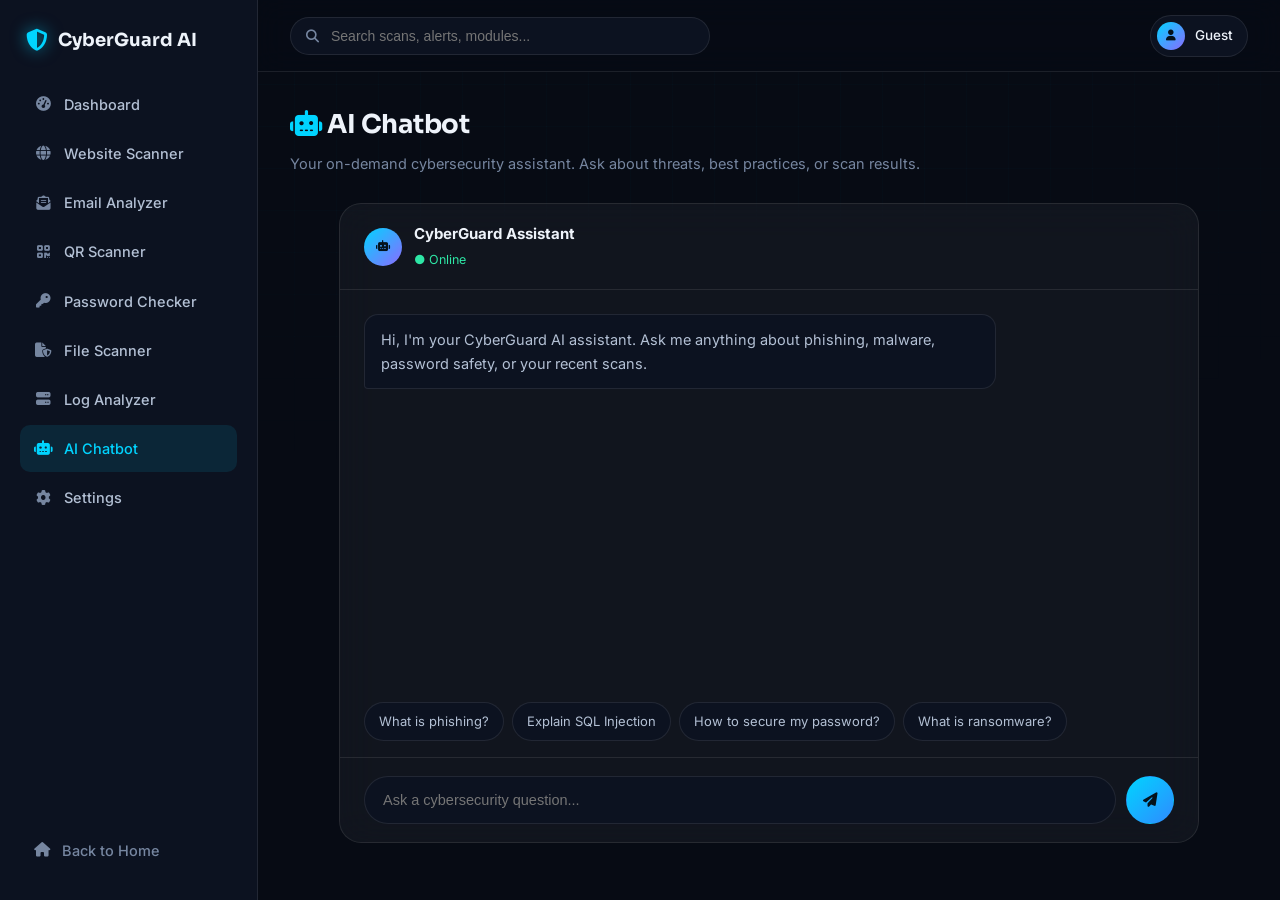
<file: CyberGuard-AI 333/CyberGuard-AI/chatbot.html>
<!DOCTYPE html>
<html lang="en">
<head>
<meta charset="UTF-8">
<meta name="viewport" content="width=device-width, initial-scale=1.0">
<title>AI Chatbot — CyberGuard AI</title>
<link rel="stylesheet" href="css/style.css">
<link rel="stylesheet" href="css/dashboard.css">
<link rel="stylesheet" href="css/scanner.css">
<link rel="stylesheet" href="https://cdnjs.cloudflare.com/ajax/libs/font-awesome/6.5.1/css/all.min.css">
<style>
  .chat-wrap { display: grid; grid-template-columns: 1fr; max-width: 860px; margin: 0 auto; }
  .chat-window { padding: 0; display: flex; flex-direction: column; height: 640px; }
  .chat-header { display: flex; align-items: center; gap: 12px; padding: 18px 24px; border-bottom: 1px solid var(--glass-border); }
  .chat-header .avatar { width: 38px; height: 38px; border-radius: 50%; background: linear-gradient(135deg,var(--neon-blue),var(--violet)); display:flex; align-items:center; justify-content:center; color:#04121c; }
  .chat-header strong { display:block; color: var(--text-hi); font-size: 15px; }
  .chat-header span { font-size: 12.5px; color: var(--success); }
  .chat-body { flex: 1; overflow-y: auto; padding: 24px; display: flex; flex-direction: column; gap: 16px; }
  .msg { max-width: 78%; padding: 13px 16px; border-radius: 14px; font-size: 14.5px; line-height: 1.6; }
  .msg.bot { align-self: flex-start; background: var(--bg-alt); border: 1px solid var(--glass-border); color: var(--text-mid); border-bottom-left-radius: 4px; }
  .msg.user { align-self: flex-end; background: linear-gradient(135deg, var(--neon-blue), var(--neon-blue-2)); color: #04121c; border-bottom-right-radius: 4px; font-weight: 500; }
  .msg.typing { display:flex; gap:5px; align-items:center; }
  .msg.typing span { width:6px; height:6px; border-radius:50%; background: var(--text-dim); animation: blip 1s ease-in-out infinite; }
  .msg.typing span:nth-child(2){animation-delay:.2s} .msg.typing span:nth-child(3){animation-delay:.4s}
  .chat-suggestions { display: flex; flex-wrap: wrap; gap: 8px; padding: 0 24px 16px; }
  .chip-suggestion { font-size: 13px; padding: 8px 14px; border-radius: 999px; background: var(--bg-alt); border: 1px solid var(--glass-border); color: var(--text-mid); cursor: pointer; transition: all .2s; }
  .chip-suggestion:hover { border-color: var(--neon-blue); color: var(--neon-blue); }
  .chat-input-row { display: flex; gap: 10px; padding: 18px 24px; border-top: 1px solid var(--glass-border); }
  .chat-input-row input { flex: 1; background: var(--bg-alt); border: 1px solid var(--glass-border); border-radius: 999px; padding: 13px 18px; color: var(--text-hi); font-size: 14.5px; }
  .chat-input-row input:focus { outline: none; border-color: var(--neon-blue); }
  .chat-input-row button { width: 48px; height: 48px; border-radius: 50%; flex-shrink: 0; padding: 0; }
</style>
</head>
<body class="dash-body">

<div class="toast-stack" id="toastStack"></div>

<aside class="sidebar" id="sidebar">
  <a href="index.html" class="brand"><i class="fa-solid fa-shield-halved"></i> CyberGuard AI</a>
  <nav class="side-nav">
    <a href="dashboard.html"><i class="fa-solid fa-gauge-high"></i> Dashboard</a>
    <a href="website_scanner.html"><i class="fa-solid fa-globe"></i> Website Scanner</a>
    <a href="email_analyzer.html"><i class="fa-solid fa-envelope-open-text"></i> Email Analyzer</a>
    <a href="qr_scanner.html"><i class="fa-solid fa-qrcode"></i> QR Scanner</a>
    <a href="password_checker.html"><i class="fa-solid fa-key"></i> Password Checker</a>
    <a href="file_scanner.html"><i class="fa-solid fa-file-shield"></i> File Scanner</a>
    <a href="log_analyzer.html"><i class="fa-solid fa-server"></i> Log Analyzer</a>
    <a href="chatbot.html" class="active"><i class="fa-solid fa-robot"></i> AI Chatbot</a>
    <a href="settings.html"><i class="fa-solid fa-gear"></i> Settings</a>
  </nav>
  <a href="index.html" class="side-logout"><i class="fa-solid fa-house"></i> Back to Home</a>
</aside>

<div class="dash-main">
  <header class="topbar">
    <button class="side-toggle" id="sideToggle"><i class="fa-solid fa-bars"></i></button>
    <div class="topbar-search"><i class="fa-solid fa-magnifying-glass"></i><input type="text" placeholder="Search scans, alerts, modules..."></div>
    <div class="topbar-actions"><div class="user-chip"><div class="avatar"><i class="fa-solid fa-user"></i></div><span>Guest</span></div></div>
  </header>

  <main class="dash-content">
    <div class="dash-heading">
      <div><h1><i class="fa-solid fa-robot" style="color:var(--neon-blue)"></i> AI Chatbot</h1><p>Your on-demand cybersecurity assistant. Ask about threats, best practices, or scan results.</p></div>
    </div>

    <div class="chat-wrap">
      <div class="glass-card chat-window">
        <div class="chat-header">
          <div class="avatar"><i class="fa-solid fa-robot"></i></div>
          <div><strong>CyberGuard Assistant</strong><span>● Online</span></div>
        </div>
        <div class="chat-body" id="chatBody">
          <div class="msg bot">Hi, I'm your CyberGuard AI assistant. Ask me anything about phishing, malware, password safety, or your recent scans.</div>
        </div>
        <div class="chat-suggestions">
          <div class="chip-suggestion">What is phishing?</div>
          <div class="chip-suggestion">Explain SQL Injection</div>
          <div class="chip-suggestion">How to secure my password?</div>
          <div class="chip-suggestion">What is ransomware?</div>
        </div>
        <div class="chat-input-row">
          <input type="text" id="chatInput" placeholder="Ask a cybersecurity question...">
          <button class="btn btn-primary" id="chatSendBtn"><i class="fa-solid fa-paper-plane"></i></button>
        </div>
      </div>
    </div>
  </main>
</div>

<script src="js/main.js"></script>
<script src="js/chatbot.js"></script>
</body>
</html>
</file>
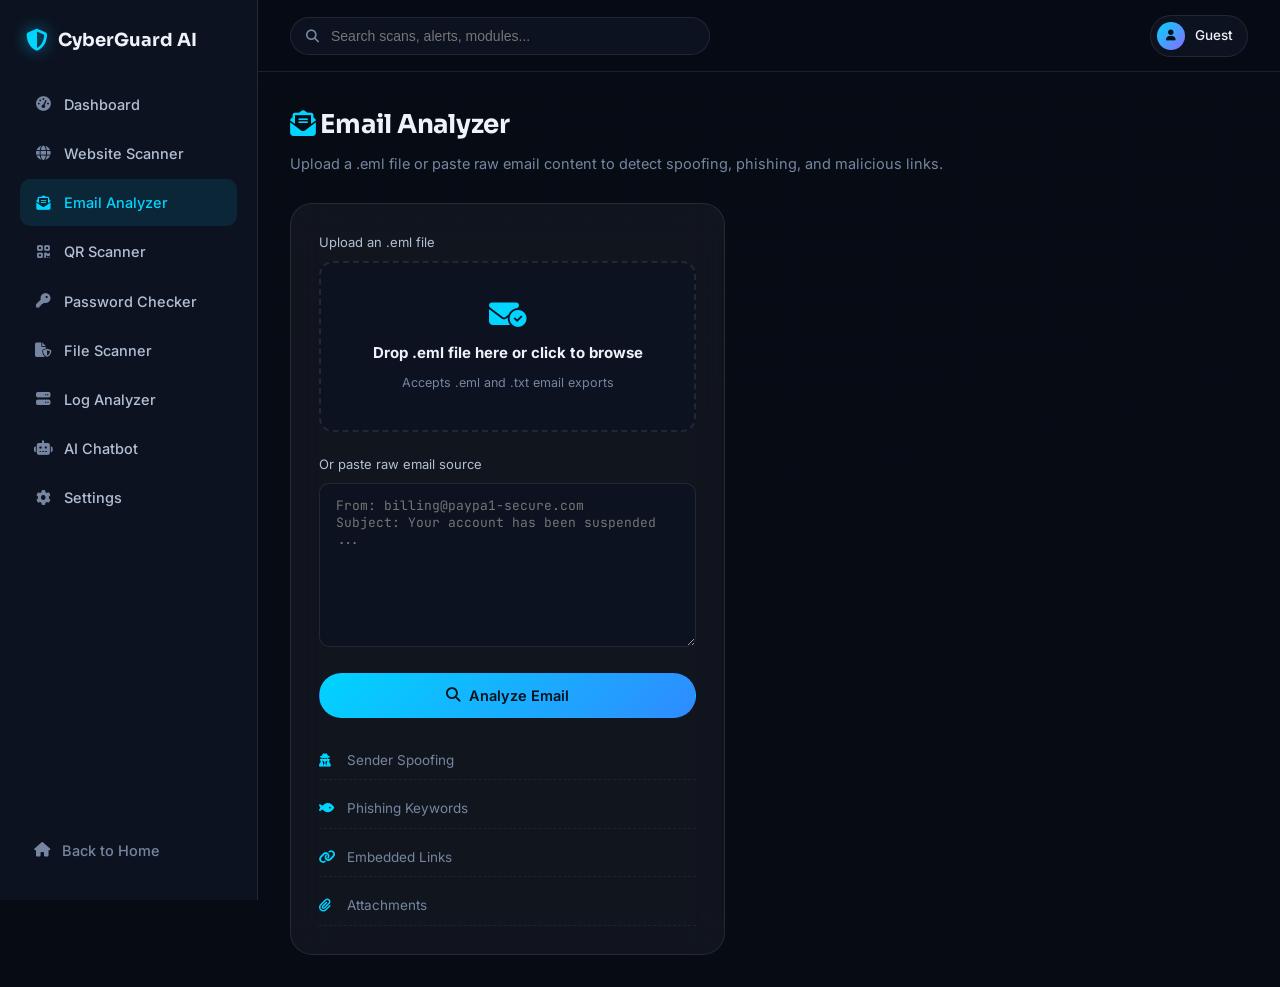
<file: CyberGuard-AI 333/CyberGuard-AI/email_analyzer.html>
<!DOCTYPE html>
<html lang="en">
<head>
<meta charset="UTF-8">
<meta name="viewport" content="width=device-width, initial-scale=1.0">
<title>Email Analyzer — CyberGuard AI</title>
<link rel="stylesheet" href="css/style.css">
<link rel="stylesheet" href="css/dashboard.css">
<link rel="stylesheet" href="css/scanner.css">
<link rel="stylesheet" href="https://cdnjs.cloudflare.com/ajax/libs/font-awesome/6.5.1/css/all.min.css">
</head>
<body class="dash-body">

<div class="toast-stack" id="toastStack"></div>

<aside class="sidebar" id="sidebar">
  <a href="index.html" class="brand"><i class="fa-solid fa-shield-halved"></i> CyberGuard AI</a>
  <nav class="side-nav">
    <a href="dashboard.html"><i class="fa-solid fa-gauge-high"></i> Dashboard</a>
    <a href="website_scanner.html"><i class="fa-solid fa-globe"></i> Website Scanner</a>
    <a href="email_analyzer.html" class="active"><i class="fa-solid fa-envelope-open-text"></i> Email Analyzer</a>
    <a href="qr_scanner.html"><i class="fa-solid fa-qrcode"></i> QR Scanner</a>
    <a href="password_checker.html"><i class="fa-solid fa-key"></i> Password Checker</a>
    <a href="file_scanner.html"><i class="fa-solid fa-file-shield"></i> File Scanner</a>
    <a href="log_analyzer.html"><i class="fa-solid fa-server"></i> Log Analyzer</a>
    <a href="chatbot.html"><i class="fa-solid fa-robot"></i> AI Chatbot</a>
    <a href="settings.html"><i class="fa-solid fa-gear"></i> Settings</a>
  </nav>
  <a href="index.html" class="side-logout"><i class="fa-solid fa-house"></i> Back to Home</a>
</aside>

<div class="dash-main">
  <header class="topbar">
    <button class="side-toggle" id="sideToggle"><i class="fa-solid fa-bars"></i></button>
    <div class="topbar-search"><i class="fa-solid fa-magnifying-glass"></i><input type="text" placeholder="Search scans, alerts, modules..."></div>
    <div class="topbar-actions">
      <div class="user-chip"><div class="avatar"><i class="fa-solid fa-user"></i></div><span>Guest</span></div>
    </div>
  </header>

  <main class="dash-content">
    <div class="dash-heading">
      <div><h1><i class="fa-solid fa-envelope-open-text" style="color:var(--neon-blue)"></i> Email Analyzer</h1><p>Upload a .eml file or paste raw email content to detect spoofing, phishing, and malicious links.</p></div>
    </div>

    <div class="scan-grid">
      <div class="glass-card scan-input-card">
        <label>Upload an .eml file</label>
        <div class="drop-zone" id="emailDropZone">
          <i class="fa-solid fa-envelope-circle-check"></i>
          <strong>Drop .eml file here or click to browse</strong>
          <span>Accepts .eml and .txt email exports</span>
          <input type="file" id="emailFileInput" accept=".eml,.txt,message/rfc822">
        </div>
        <div class="file-chip" id="emailFileChip" style="display:none">
          <i class="fa-solid fa-file-lines"></i>
          <div class="file-info"><strong id="emailFileName">—</strong><span id="emailFileSize">—</span></div>
          <button class="file-remove" id="emailFileRemove"><i class="fa-solid fa-xmark"></i></button>
        </div>

        <label style="margin-top:22px">Or paste raw email source</label>
        <textarea id="emailRawInput" rows="8" placeholder="From: billing@paypa1-secure.com&#10;Subject: Your account has been suspended&#10;..." style="width:100%;background:var(--bg-alt);border:1px solid var(--glass-border);border-radius:10px;padding:13px 16px;color:var(--text-hi);font-size:13px;font-family:var(--font-mono);resize:vertical;"></textarea>

        <div class="scan-progress" id="emailProgress"><div class="scan-progress-bar"></div></div>

        <button class="btn btn-primary btn-block" id="analyzeEmailBtn" style="margin-top:18px">
          <i class="fa-solid fa-magnifying-glass"></i> Analyze Email
        </button>

        <div class="scan-checks">
          <div class="check-row"><i class="fa-solid fa-user-secret"></i> Sender Spoofing</div>
          <div class="check-row"><i class="fa-solid fa-fish"></i> Phishing Keywords</div>
          <div class="check-row"><i class="fa-solid fa-link"></i> Embedded Links</div>
          <div class="check-row"><i class="fa-solid fa-paperclip"></i> Attachments</div>
        </div>
      </div>

      <div class="glass-card result-card" id="resultCard" style="display:none">
        <div class="result-head">
          <div>
            <span class="eyebrow" style="margin:0">Analysis Result</span>
            <h3 id="resultVerdict">—</h3>
          </div>
          <div class="risk-chip" id="riskChip">—</div>
        </div>

        <div class="metric-grid" id="metricGrid"></div>

        <div style="margin-bottom:18px" id="linksSection">
          <h4 style="font-size:14px;margin-bottom:10px;color:var(--text-hi)">Links Found</h4>
          <ul class="link-list" id="linkList"></ul>
        </div>

        <div class="ai-explain">
          <div class="ai-explain-head"><i class="fa-solid fa-robot"></i> AI Explanation</div>
          <p id="aiExplanation">—</p>
        </div>
      </div>
    </div>
  </main>
</div>

<script src="js/main.js"></script>
<script src="js/scanner.js"></script>
<script src="js/email.js"></script>
</body>
</html>
</file>
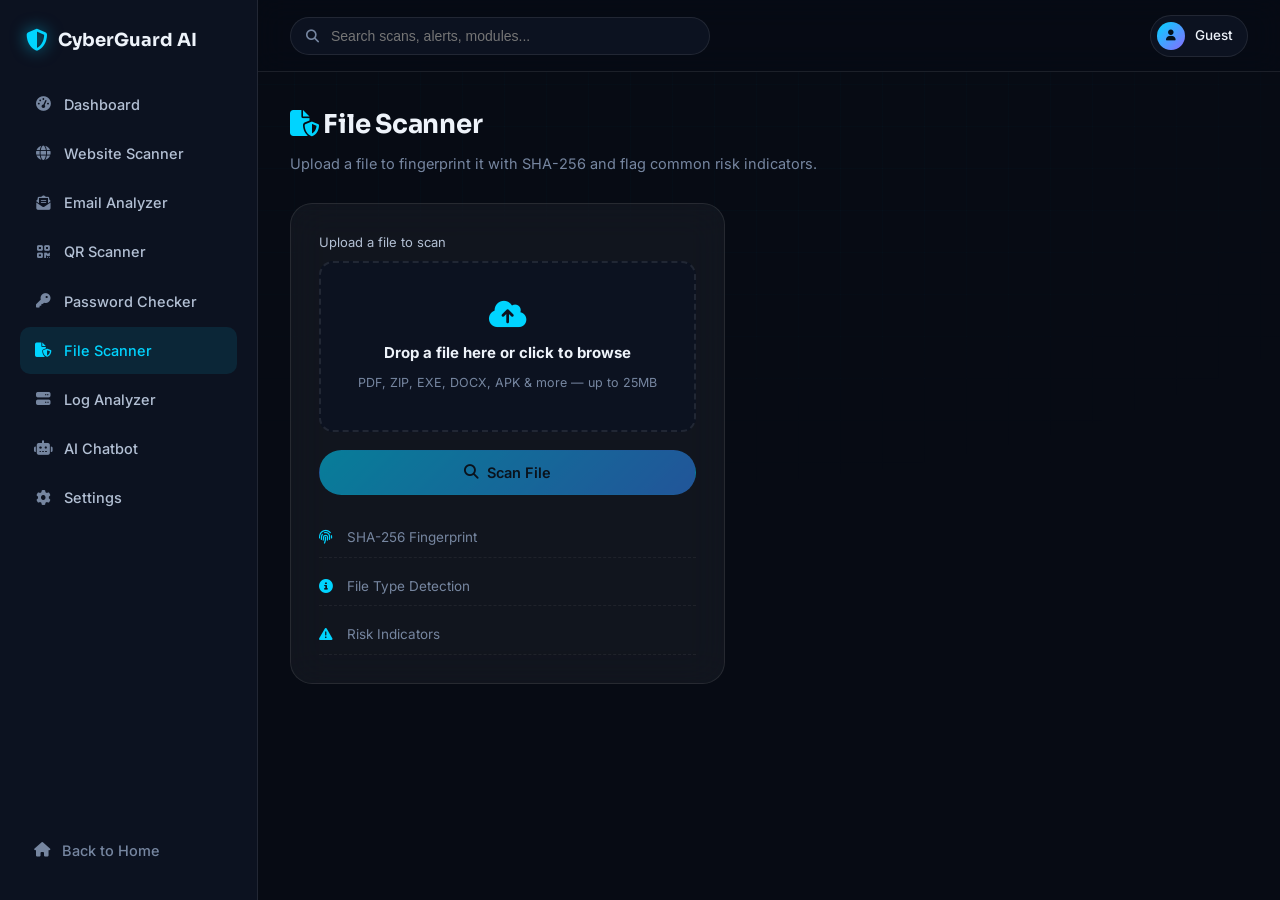
<file: CyberGuard-AI 333/CyberGuard-AI/file_scanner.html>
<!DOCTYPE html>
<html lang="en">
<head>
<meta charset="UTF-8">
<meta name="viewport" content="width=device-width, initial-scale=1.0">
<title>File Scanner — CyberGuard AI</title>
<link rel="stylesheet" href="css/style.css">
<link rel="stylesheet" href="css/dashboard.css">
<link rel="stylesheet" href="css/scanner.css">
<link rel="stylesheet" href="https://cdnjs.cloudflare.com/ajax/libs/font-awesome/6.5.1/css/all.min.css">
</head>
<body class="dash-body">

<div class="toast-stack" id="toastStack"></div>

<aside class="sidebar" id="sidebar">
  <a href="index.html" class="brand"><i class="fa-solid fa-shield-halved"></i> CyberGuard AI</a>
  <nav class="side-nav">
    <a href="dashboard.html"><i class="fa-solid fa-gauge-high"></i> Dashboard</a>
    <a href="website_scanner.html"><i class="fa-solid fa-globe"></i> Website Scanner</a>
    <a href="email_analyzer.html"><i class="fa-solid fa-envelope-open-text"></i> Email Analyzer</a>
    <a href="qr_scanner.html"><i class="fa-solid fa-qrcode"></i> QR Scanner</a>
    <a href="password_checker.html"><i class="fa-solid fa-key"></i> Password Checker</a>
    <a href="file_scanner.html" class="active"><i class="fa-solid fa-file-shield"></i> File Scanner</a>
    <a href="log_analyzer.html"><i class="fa-solid fa-server"></i> Log Analyzer</a>
    <a href="chatbot.html"><i class="fa-solid fa-robot"></i> AI Chatbot</a>
    <a href="settings.html"><i class="fa-solid fa-gear"></i> Settings</a>
  </nav>
  <a href="index.html" class="side-logout"><i class="fa-solid fa-house"></i> Back to Home</a>
</aside>

<div class="dash-main">
  <header class="topbar">
    <button class="side-toggle" id="sideToggle"><i class="fa-solid fa-bars"></i></button>
    <div class="topbar-search"><i class="fa-solid fa-magnifying-glass"></i><input type="text" placeholder="Search scans, alerts, modules..."></div>
    <div class="topbar-actions">
      <div class="user-chip"><div class="avatar"><i class="fa-solid fa-user"></i></div><span>Guest</span></div>
    </div>
  </header>

  <main class="dash-content">
    <div class="dash-heading">
      <div><h1><i class="fa-solid fa-file-shield" style="color:var(--neon-blue)"></i> File Scanner</h1><p>Upload a file to fingerprint it with SHA-256 and flag common risk indicators.</p></div>
    </div>

    <div class="scan-grid">
      <div class="glass-card scan-input-card">
        <label>Upload a file to scan</label>
        <div class="drop-zone" id="fileDropZone">
          <i class="fa-solid fa-cloud-arrow-up"></i>
          <strong>Drop a file here or click to browse</strong>
          <span>PDF, ZIP, EXE, DOCX, APK &amp; more — up to 25MB</span>
          <input type="file" id="scanFileInput">
        </div>
        <div class="file-chip" id="scanFileChip" style="display:none">
          <i class="fa-solid fa-file" id="scanFileIcon"></i>
          <div class="file-info"><strong id="scanFileName">—</strong><span id="scanFileSize">—</span></div>
          <button class="file-remove" id="scanFileRemove"><i class="fa-solid fa-xmark"></i></button>
        </div>

        <div class="scan-progress" id="fileProgress"><div class="scan-progress-bar"></div></div>

        <button class="btn btn-primary btn-block" id="scanFileBtn" style="margin-top:18px" disabled>
          <i class="fa-solid fa-magnifying-glass"></i> Scan File
        </button>

        <div class="scan-checks">
          <div class="check-row"><i class="fa-solid fa-fingerprint"></i> SHA-256 Fingerprint</div>
          <div class="check-row"><i class="fa-solid fa-circle-info"></i> File Type Detection</div>
          <div class="check-row"><i class="fa-solid fa-triangle-exclamation"></i> Risk Indicators</div>
        </div>
      </div>

      <div class="glass-card result-card" id="resultCard" style="display:none">
        <div class="result-head">
          <div>
            <span class="eyebrow" style="margin:0">Scan Result</span>
            <h3 id="resultVerdict">—</h3>
          </div>
          <div class="risk-chip" id="riskChip">—</div>
        </div>

        <div class="metric" style="margin-bottom:18px">
          <span>SHA-256</span>
          <strong id="sha256Value" style="word-break:break-all; font-size:12.5px;">—</strong>
        </div>

        <div class="metric-grid" id="metricGrid"></div>

        <div style="margin-bottom:18px" id="findingsSection">
          <h4 style="font-size:14px;margin-bottom:10px;color:var(--text-hi)">Risk Indicators</h4>
          <div class="findings-list" id="findingsList"></div>
        </div>

        <div class="ai-explain">
          <div class="ai-explain-head"><i class="fa-solid fa-robot"></i> AI Explanation</div>
          <p id="aiExplanation">—</p>
        </div>
      </div>
    </div>
  </main>
</div>

<script src="js/main.js"></script>
<script src="js/scanner.js"></script>
<script src="js/filescan.js"></script>
</body>
</html>
</file>
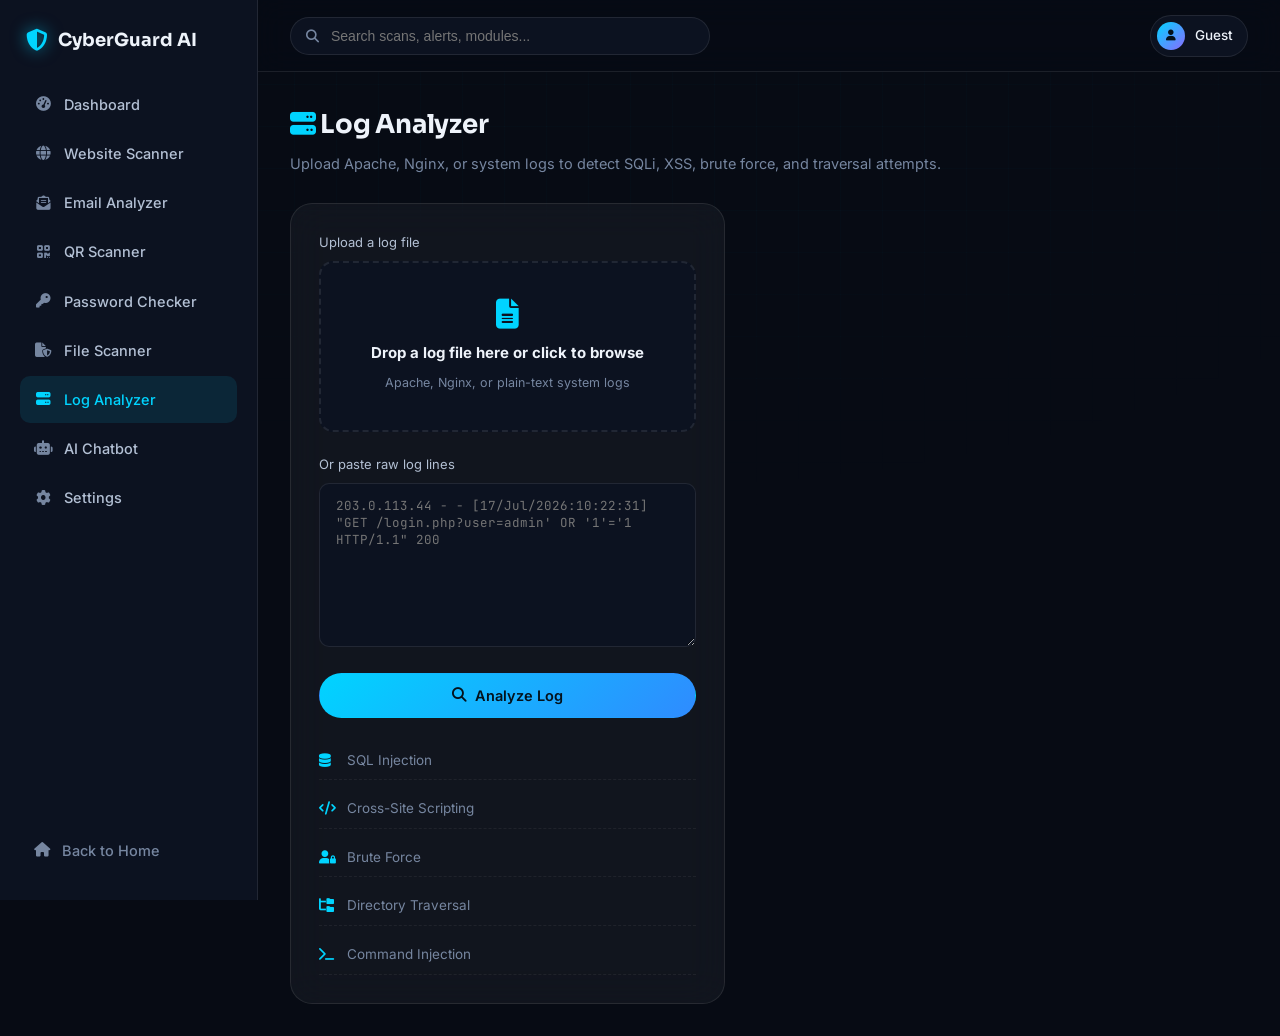
<file: CyberGuard-AI 333/CyberGuard-AI/log_analyzer.html>
<!DOCTYPE html>
<html lang="en">
<head>
<meta charset="UTF-8">
<meta name="viewport" content="width=device-width, initial-scale=1.0">
<title>Log Analyzer — CyberGuard AI</title>
<link rel="stylesheet" href="css/style.css">
<link rel="stylesheet" href="css/dashboard.css">
<link rel="stylesheet" href="css/scanner.css">
<link rel="stylesheet" href="https://cdnjs.cloudflare.com/ajax/libs/font-awesome/6.5.1/css/all.min.css">
</head>
<body class="dash-body">

<div class="toast-stack" id="toastStack"></div>

<aside class="sidebar" id="sidebar">
  <a href="index.html" class="brand"><i class="fa-solid fa-shield-halved"></i> CyberGuard AI</a>
  <nav class="side-nav">
    <a href="dashboard.html"><i class="fa-solid fa-gauge-high"></i> Dashboard</a>
    <a href="website_scanner.html"><i class="fa-solid fa-globe"></i> Website Scanner</a>
    <a href="email_analyzer.html"><i class="fa-solid fa-envelope-open-text"></i> Email Analyzer</a>
    <a href="qr_scanner.html"><i class="fa-solid fa-qrcode"></i> QR Scanner</a>
    <a href="password_checker.html"><i class="fa-solid fa-key"></i> Password Checker</a>
    <a href="file_scanner.html"><i class="fa-solid fa-file-shield"></i> File Scanner</a>
    <a href="log_analyzer.html" class="active"><i class="fa-solid fa-server"></i> Log Analyzer</a>
    <a href="chatbot.html"><i class="fa-solid fa-robot"></i> AI Chatbot</a>
    <a href="settings.html"><i class="fa-solid fa-gear"></i> Settings</a>
  </nav>
  <a href="index.html" class="side-logout"><i class="fa-solid fa-house"></i> Back to Home</a>
</aside>

<div class="dash-main">
  <header class="topbar">
    <button class="side-toggle" id="sideToggle"><i class="fa-solid fa-bars"></i></button>
    <div class="topbar-search"><i class="fa-solid fa-magnifying-glass"></i><input type="text" placeholder="Search scans, alerts, modules..."></div>
    <div class="topbar-actions">
      <div class="user-chip"><div class="avatar"><i class="fa-solid fa-user"></i></div><span>Guest</span></div>
    </div>
  </header>

  <main class="dash-content">
    <div class="dash-heading">
      <div><h1><i class="fa-solid fa-server" style="color:var(--neon-blue)"></i> Log Analyzer</h1><p>Upload Apache, Nginx, or system logs to detect SQLi, XSS, brute force, and traversal attempts.</p></div>
    </div>

    <div class="scan-grid">
      <div class="glass-card scan-input-card">
        <label>Upload a log file</label>
        <div class="drop-zone" id="logDropZone">
          <i class="fa-solid fa-file-lines"></i>
          <strong>Drop a log file here or click to browse</strong>
          <span>Apache, Nginx, or plain-text system logs</span>
          <input type="file" id="logFileInput" accept=".log,.txt">
        </div>
        <div class="file-chip" id="logFileChip" style="display:none">
          <i class="fa-solid fa-file-lines"></i>
          <div class="file-info"><strong id="logFileName">—</strong><span id="logFileSize">—</span></div>
          <button class="file-remove" id="logFileRemove"><i class="fa-solid fa-xmark"></i></button>
        </div>

        <label style="margin-top:22px">Or paste raw log lines</label>
        <textarea id="logRawInput" rows="8" placeholder="203.0.113.44 - - [17/Jul/2026:10:22:31] &quot;GET /login.php?user=admin' OR '1'='1 HTTP/1.1&quot; 200" style="width:100%;background:var(--bg-alt);border:1px solid var(--glass-border);border-radius:10px;padding:13px 16px;color:var(--text-hi);font-size:12.5px;font-family:var(--font-mono);resize:vertical;"></textarea>

        <div class="scan-progress" id="logProgress"><div class="scan-progress-bar"></div></div>

        <button class="btn btn-primary btn-block" id="analyzeLogBtn" style="margin-top:18px">
          <i class="fa-solid fa-magnifying-glass"></i> Analyze Log
        </button>

        <div class="scan-checks">
          <div class="check-row"><i class="fa-solid fa-database"></i> SQL Injection</div>
          <div class="check-row"><i class="fa-solid fa-code"></i> Cross-Site Scripting</div>
          <div class="check-row"><i class="fa-solid fa-user-lock"></i> Brute Force</div>
          <div class="check-row"><i class="fa-solid fa-folder-tree"></i> Directory Traversal</div>
          <div class="check-row"><i class="fa-solid fa-terminal"></i> Command Injection</div>
        </div>
      </div>

      <div class="glass-card result-card" id="resultCard" style="display:none">
        <div class="result-head">
          <div>
            <span class="eyebrow" style="margin:0">Analysis Result</span>
            <h3 id="resultVerdict">—</h3>
          </div>
          <div class="risk-chip" id="riskChip">—</div>
        </div>

        <div class="metric-grid" id="metricGrid"></div>

        <div style="margin-bottom:18px">
          <h4 style="font-size:14px;margin-bottom:10px;color:var(--text-hi)">Findings</h4>
          <div class="findings-list" id="findingsList"></div>
        </div>

        <div class="ai-explain">
          <div class="ai-explain-head"><i class="fa-solid fa-robot"></i> AI Explanation</div>
          <p id="aiExplanation">—</p>
        </div>
      </div>
    </div>
  </main>
</div>

<script src="js/main.js"></script>
<script src="js/scanner.js"></script>
<script src="js/logscan.js"></script>
</body>
</html>
</file>
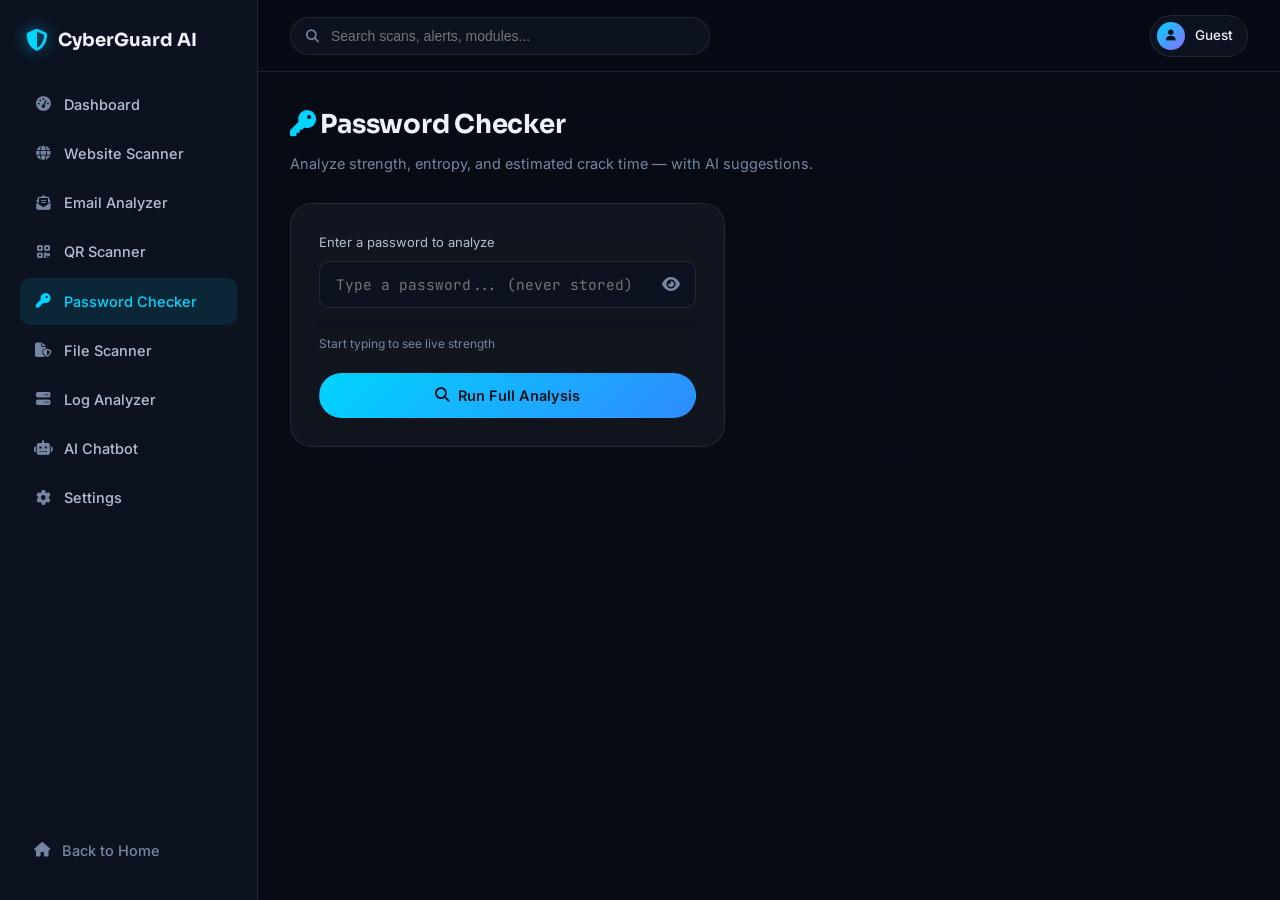
<file: CyberGuard-AI 333/CyberGuard-AI/password_checker.html>
<!DOCTYPE html>
<html lang="en">
<head>
<meta charset="UTF-8">
<meta name="viewport" content="width=device-width, initial-scale=1.0">
<title>Password Checker — CyberGuard AI</title>
<link rel="stylesheet" href="css/style.css">
<link rel="stylesheet" href="css/dashboard.css">
<link rel="stylesheet" href="css/scanner.css">
<link rel="stylesheet" href="https://cdnjs.cloudflare.com/ajax/libs/font-awesome/6.5.1/css/all.min.css">
</head>
<body class="dash-body">

<div class="toast-stack" id="toastStack"></div>

<aside class="sidebar" id="sidebar">
  <a href="index.html" class="brand"><i class="fa-solid fa-shield-halved"></i> CyberGuard AI</a>
  <nav class="side-nav">
    <a href="dashboard.html"><i class="fa-solid fa-gauge-high"></i> Dashboard</a>
    <a href="website_scanner.html"><i class="fa-solid fa-globe"></i> Website Scanner</a>
    <a href="email_analyzer.html"><i class="fa-solid fa-envelope-open-text"></i> Email Analyzer</a>
    <a href="qr_scanner.html"><i class="fa-solid fa-qrcode"></i> QR Scanner</a>
    <a href="password_checker.html" class="active"><i class="fa-solid fa-key"></i> Password Checker</a>
    <a href="file_scanner.html"><i class="fa-solid fa-file-shield"></i> File Scanner</a>
    <a href="log_analyzer.html"><i class="fa-solid fa-server"></i> Log Analyzer</a>
    <a href="chatbot.html"><i class="fa-solid fa-robot"></i> AI Chatbot</a>
    <a href="settings.html"><i class="fa-solid fa-gear"></i> Settings</a>
  </nav>
  <a href="index.html" class="side-logout"><i class="fa-solid fa-house"></i> Back to Home</a>
</aside>

<div class="dash-main">
  <header class="topbar">
    <button class="side-toggle" id="sideToggle"><i class="fa-solid fa-bars"></i></button>
    <div class="topbar-search"><i class="fa-solid fa-magnifying-glass"></i><input type="text" placeholder="Search scans, alerts, modules..."></div>
    <div class="topbar-actions">
      <div class="user-chip"><div class="avatar"><i class="fa-solid fa-user"></i></div><span>Guest</span></div>
    </div>
  </header>

  <main class="dash-content">
    <div class="dash-heading">
      <div><h1><i class="fa-solid fa-key" style="color:var(--neon-blue)"></i> Password Checker</h1><p>Analyze strength, entropy, and estimated crack time — with AI suggestions.</p></div>
    </div>

    <div class="scan-grid">
      <div class="glass-card scan-input-card">
        <label>Enter a password to analyze</label>
        <div class="pw-field">
          <input type="password" id="pwInput" placeholder="Type a password... (never stored)">
          <i class="fa-solid fa-eye toggle-pw" data-target="pwInput"></i>
        </div>
        <div class="live-meter">
          <div class="live-meter-bar" id="liveMeterBar"></div>
        </div>
        <span class="live-meter-label" id="liveMeterLabel">Start typing to see live strength</span>
        <button class="btn btn-primary btn-block" id="analyzeBtn" style="margin-top:20px">
          <i class="fa-solid fa-magnifying-glass"></i> Run Full Analysis
        </button>
      </div>

      <div class="glass-card result-card" id="resultCard" style="display:none">
        <div class="result-head">
          <div>
            <span class="eyebrow" style="margin:0">Analysis Result</span>
            <h3 id="resultVerdict">—</h3>
          </div>
          <div class="risk-chip" id="riskChip">—</div>
        </div>

        <div class="metric-grid">
          <div class="metric"><span>Entropy</span><strong id="metricEntropy">—</strong></div>
          <div class="metric"><span>Length</span><strong id="metricLength">—</strong></div>
          <div class="metric"><span>Character Sets</span><strong id="metricCharsets">—</strong></div>
          <div class="metric"><span>Est. Crack Time</span><strong id="metricCrack">—</strong></div>
        </div>

        <div class="ai-explain">
          <div class="ai-explain-head"><i class="fa-solid fa-robot"></i> AI Explanation</div>
          <p id="aiExplanation">—</p>
        </div>

        <div class="suggestions">
          <h4>Suggestions</h4>
          <ul id="suggestionList"></ul>
        </div>
      </div>
    </div>
  </main>
</div>

<script src="js/main.js"></script>
<script src="js/scanner.js"></script>
</body>
</html>
</file>
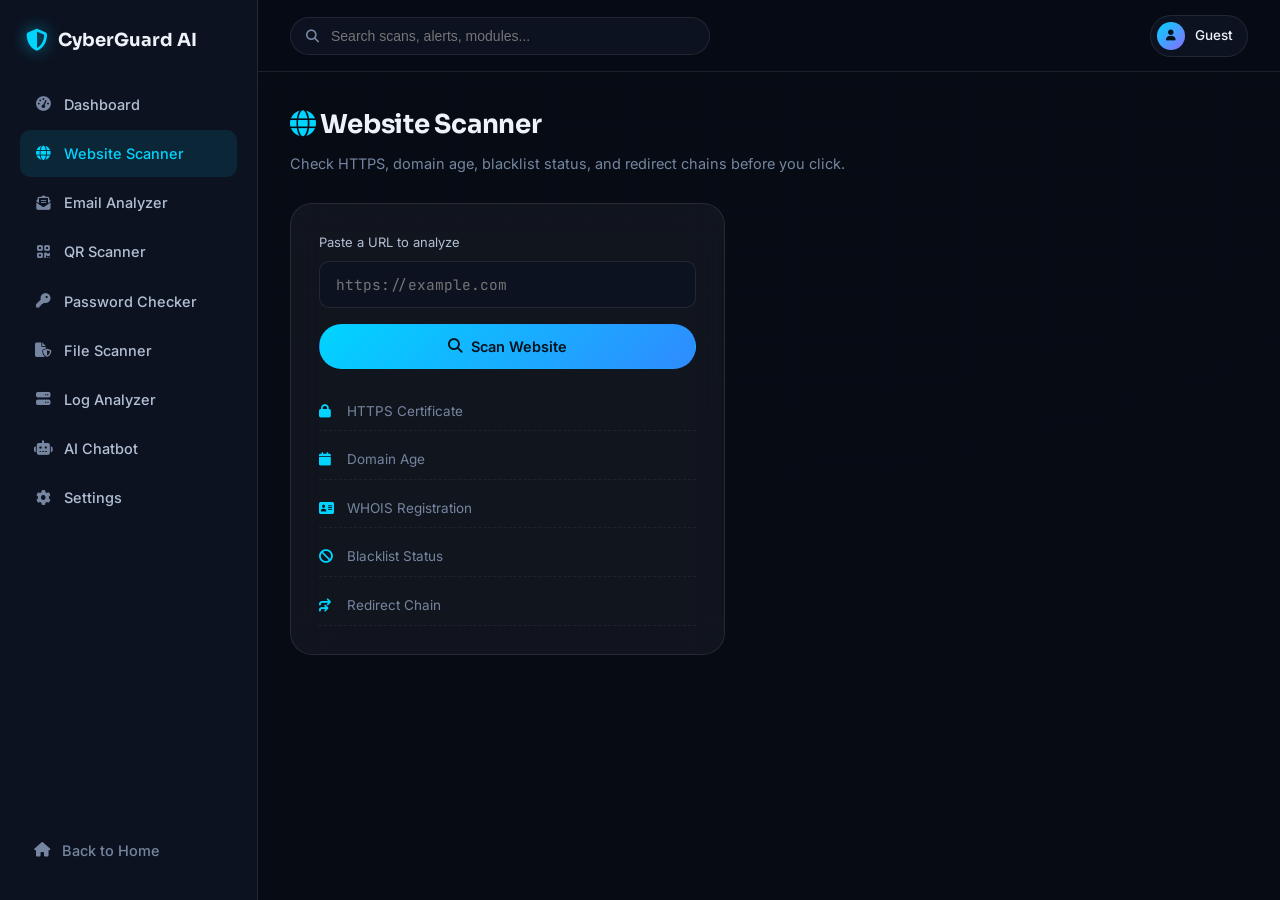
<file: CyberGuard-AI 333/CyberGuard-AI/website_scanner.html>
<!DOCTYPE html>
<html lang="en">
<head>
<meta charset="UTF-8">
<meta name="viewport" content="width=device-width, initial-scale=1.0">
<title>Website Scanner — CyberGuard AI</title>
<link rel="stylesheet" href="css/style.css">
<link rel="stylesheet" href="css/dashboard.css">
<link rel="stylesheet" href="css/scanner.css">
<link rel="stylesheet" href="https://cdnjs.cloudflare.com/ajax/libs/font-awesome/6.5.1/css/all.min.css">
</head>
<body class="dash-body">

<div class="toast-stack" id="toastStack"></div>

<aside class="sidebar" id="sidebar">
  <a href="index.html" class="brand"><i class="fa-solid fa-shield-halved"></i> CyberGuard AI</a>
  <nav class="side-nav">
    <a href="dashboard.html"><i class="fa-solid fa-gauge-high"></i> Dashboard</a>
    <a href="website_scanner.html" class="active"><i class="fa-solid fa-globe"></i> Website Scanner</a>
    <a href="email_analyzer.html"><i class="fa-solid fa-envelope-open-text"></i> Email Analyzer</a>
    <a href="qr_scanner.html"><i class="fa-solid fa-qrcode"></i> QR Scanner</a>
    <a href="password_checker.html"><i class="fa-solid fa-key"></i> Password Checker</a>
    <a href="file_scanner.html"><i class="fa-solid fa-file-shield"></i> File Scanner</a>
    <a href="log_analyzer.html"><i class="fa-solid fa-server"></i> Log Analyzer</a>
    <a href="chatbot.html"><i class="fa-solid fa-robot"></i> AI Chatbot</a>
    <a href="settings.html"><i class="fa-solid fa-gear"></i> Settings</a>
  </nav>
  <a href="index.html" class="side-logout"><i class="fa-solid fa-house"></i> Back to Home</a>
</aside>

<div class="dash-main">
  <header class="topbar">
    <button class="side-toggle" id="sideToggle"><i class="fa-solid fa-bars"></i></button>
    <div class="topbar-search"><i class="fa-solid fa-magnifying-glass"></i><input type="text" placeholder="Search scans, alerts, modules..."></div>
    <div class="topbar-actions">
      <div class="user-chip"><div class="avatar"><i class="fa-solid fa-user"></i></div><span>Guest</span></div>
    </div>
  </header>

  <main class="dash-content">
    <div class="dash-heading">
      <div><h1><i class="fa-solid fa-globe" style="color:var(--neon-blue)"></i> Website Scanner</h1><p>Check HTTPS, domain age, blacklist status, and redirect chains before you click.</p></div>
    </div>

    <div class="scan-grid">
      <div class="glass-card scan-input-card">
        <label>Paste a URL to analyze</label>
        <input type="text" id="urlInput" placeholder="https://example.com">
        <button class="btn btn-primary btn-block" id="scanUrlBtn" style="margin-top:16px">
          <i class="fa-solid fa-magnifying-glass"></i> Scan Website
        </button>
        <div class="scan-checks">
          <div class="check-row"><i class="fa-solid fa-lock"></i> HTTPS Certificate</div>
          <div class="check-row"><i class="fa-solid fa-calendar"></i> Domain Age</div>
          <div class="check-row"><i class="fa-solid fa-address-card"></i> WHOIS Registration</div>
          <div class="check-row"><i class="fa-solid fa-ban"></i> Blacklist Status</div>
          <div class="check-row"><i class="fa-solid fa-arrows-turn-right"></i> Redirect Chain</div>
        </div>
      </div>

      <div class="glass-card result-card" id="resultCard" style="display:none">
        <div class="result-head">
          <div>
            <span class="eyebrow" style="margin:0">Scan Result</span>
            <h3 id="resultVerdict">—</h3>
          </div>
          <div class="risk-chip" id="riskChip">—</div>
        </div>

        <div class="metric-grid" id="metricGrid"></div>

        <div class="ai-explain">
          <div class="ai-explain-head"><i class="fa-solid fa-robot"></i> AI Explanation</div>
          <p id="aiExplanation">—</p>
        </div>
      </div>
    </div>
  </main>
</div>

<script src="js/main.js"></script>
<script src="js/scanner.js"></script>
</body>
</html>
</file>
<file: CyberGuard-AI 333/CyberGuard-AI/css/style.css>
/* ==========================================================================
   CyberGuard AI — Global Stylesheet
   Design tokens: dark cybersecurity theme, neon blue, glassmorphism
   ========================================================================== */

@import url('https://fonts.googleapis.com/css2?family=Sora:wght@400;600;700;800&family=Inter:wght@400;500;600&family=JetBrains+Mono:wght@400;500;700&display=swap');

:root {
  /* Backgrounds */
  --bg-void:      #05070d;
  --bg-base:      #070b14;
  --bg-alt:       #0c1220;
  --bg-elevated:  #101a2c;

  /* Glass */
  --glass:        rgba(255, 255, 255, 0.045);
  --glass-strong: rgba(255, 255, 255, 0.08);
  --glass-border: rgba(255, 255, 255, 0.09);
  --glass-border-hover: rgba(0, 212, 255, 0.4);

  /* Accents */
  --neon-blue:    #00d4ff;
  --neon-blue-2:  #2f8bff;
  --neon-blue-dim:#0891b2;
  --violet:       #8b6bff;
  --danger:       #ff4d6d;
  --warning:      #ffb84d;
  --success:      #2ee6a6;

  /* Text */
  --text-hi:      #eef3fa;
  --text-mid:     #b3c0d4;
  --text-dim:     #7686a0;

  /* Type */
  --font-display: 'Sora', sans-serif;
  --font-body:    'Inter', sans-serif;
  --font-mono:    'JetBrains Mono', monospace;

  /* Radii / shadow */
  --r-sm: 8px;
  --r-md: 14px;
  --r-lg: 22px;
  --shadow-glow: 0 0 40px rgba(0, 212, 255, 0.08);
}

* { margin: 0; padding: 0; box-sizing: border-box; }

html { scroll-behavior: smooth; }

body {
  background: var(--bg-base);
  color: var(--text-mid);
  font-family: var(--font-body);
  line-height: 1.6;
  overflow-x: hidden;
  position: relative;
}

/* Ambient grid + scan-line backdrop, used on every page */
body::before {
  content: '';
  position: fixed;
  inset: 0;
  z-index: -2;
  background-image:
    linear-gradient(rgba(0, 212, 255, 0.035) 1px, transparent 1px),
    linear-gradient(90deg, rgba(0, 212, 255, 0.035) 1px, transparent 1px);
  background-size: 42px 42px;
  mask-image: radial-gradient(ellipse 80% 60% at 50% 0%, black 40%, transparent 100%);
}

body::after {
  content: '';
  position: fixed;
  left: 0; right: 0;
  top: -100%;
  height: 100%;
  z-index: -1;
  background: linear-gradient(180deg, transparent, rgba(0, 212, 255, 0.05), transparent);
  animation: scanSweep 8s linear infinite;
  pointer-events: none;
}

@keyframes scanSweep {
  0%   { top: -100%; }
  100% { top: 200%; }
}

h1, h2, h3, h4, h5 { font-family: var(--font-display); color: var(--text-hi); letter-spacing: -0.01em; }

a { color: inherit; text-decoration: none; }

.mono { font-family: var(--font-mono); }

::selection { background: rgba(0, 212, 255, 0.3); color: #fff; }

/* Custom scrollbar */
::-webkit-scrollbar { width: 10px; height: 10px; }
::-webkit-scrollbar-track { background: var(--bg-base); }
::-webkit-scrollbar-thumb { background: linear-gradient(var(--neon-blue-2), var(--violet)); border-radius: 10px; }
::-webkit-scrollbar-thumb:hover { background: var(--neon-blue); }

/* ==========================================================================
   Layout helpers
   ========================================================================== */
.container { max-width: 1240px; margin: 0 auto; padding: 0 32px; }
.section { padding: 110px 0; position: relative; }
.eyebrow {
  font-family: var(--font-mono);
  font-size: 12px;
  letter-spacing: 0.18em;
  text-transform: uppercase;
  color: var(--neon-blue);
  display: inline-flex;
  align-items: center;
  gap: 8px;
  margin-bottom: 18px;
}
.eyebrow::before {
  content: '';
  width: 7px; height: 7px;
  border-radius: 50%;
  background: var(--neon-blue);
  box-shadow: 0 0 12px var(--neon-blue);
  animation: blip 1.6s ease-in-out infinite;
}
@keyframes blip { 0%,100% { opacity:1; } 50% { opacity: 0.25; } }

.section-title { font-size: 38px; font-weight: 700; margin-bottom: 14px; }
.section-sub { color: var(--text-dim); font-size: 16px; max-width: 560px; }

/* ==========================================================================
   Glass card
   ========================================================================== */
.glass-card {
  background: var(--glass);
  border: 1px solid var(--glass-border);
  border-radius: var(--r-lg);
  backdrop-filter: blur(18px);
  -webkit-backdrop-filter: blur(18px);
  transition: border-color .25s ease, transform .25s ease, box-shadow .25s ease;
}
.glass-card:hover {
  border-color: var(--glass-border-hover);
  transform: translateY(-3px);
  box-shadow: var(--shadow-glow);
}

/* ==========================================================================
   Buttons
   ========================================================================== */
.btn {
  display: inline-flex; align-items: center; justify-content: center; gap: 8px;
  font-family: var(--font-body); font-weight: 600; font-size: 14.5px;
  padding: 13px 26px; border-radius: 999px; border: 1px solid transparent;
  cursor: pointer; transition: all .22s ease; white-space: nowrap;
}
.btn-primary {
  background: linear-gradient(135deg, var(--neon-blue), var(--neon-blue-2));
  color: #04121c;
  box-shadow: 0 0 0 0 rgba(0,212,255,0.5);
}
.btn-primary:hover { box-shadow: 0 6px 26px rgba(0, 212, 255, 0.38); transform: translateY(-2px); }

.btn-ghost {
  background: transparent; color: var(--text-hi); border-color: var(--glass-border);
}
.btn-ghost:hover { border-color: var(--neon-blue); color: var(--neon-blue); }

.btn-block { width: 100%; }
.btn:disabled { opacity: 0.55; cursor: not-allowed; transform: none !important; }

/* ==========================================================================
   Navbar
   ========================================================================== */
.navbar {
  position: fixed; top: 0; left: 0; right: 0; z-index: 100;
  padding: 18px 0;
  background: rgba(6, 10, 18, 0.55);
  backdrop-filter: blur(16px);
  -webkit-backdrop-filter: blur(16px);
  border-bottom: 1px solid var(--glass-border);
  transition: padding .2s ease, background .2s ease;
}
.navbar .container { display: flex; align-items: center; justify-content: space-between; }
.brand { display: flex; align-items: center; gap: 10px; font-family: var(--font-display); font-weight: 700; font-size: 19px; color: var(--text-hi); }
.brand i { color: var(--neon-blue); font-size: 22px; filter: drop-shadow(0 0 8px rgba(0,212,255,.6)); }
.nav-links { display: flex; align-items: center; gap: 34px; }
.nav-links a { font-size: 14.5px; font-weight: 500; color: var(--text-mid); transition: color .2s; position: relative; }
.nav-links a:hover { color: var(--neon-blue); }
.nav-cta { display: flex; align-items: center; gap: 14px; }
.nav-toggle { display: none; background: none; border: none; color: var(--text-hi); font-size: 22px; cursor: pointer; }

@media (max-width: 900px) {
  .nav-links { position: fixed; top: 68px; left: 0; right: 0; flex-direction: column; align-items: flex-start;
    background: var(--bg-alt); padding: 24px 32px; gap: 20px; border-bottom: 1px solid var(--glass-border);
    transform: translateY(-140%); transition: transform .3s ease; }
  .nav-links.open { transform: translateY(0); }
  .nav-toggle { display: block; }
}

/* ==========================================================================
   Hero
   ========================================================================== */
.hero {
  min-height: 100vh; display: flex; align-items: center; position: relative;
  padding-top: 100px;
}
.hero-grid { display: grid; grid-template-columns: 1.05fr 0.85fr; gap: 60px; align-items: center; }
.hero h1 {
  font-size: 56px; line-height: 1.08; font-weight: 800; margin-bottom: 22px;
}
.hero h1 span {
  background: linear-gradient(120deg, var(--neon-blue), var(--violet));
  -webkit-background-clip: text; background-clip: text; color: transparent;
}
.hero p { font-size: 17.5px; color: var(--text-dim); max-width: 480px; margin-bottom: 34px; }
.hero-cta { display: flex; gap: 16px; margin-bottom: 46px; }
.hero-stats { display: flex; gap: 40px; }
.hero-stats div strong { display: block; font-family: var(--font-mono); font-size: 26px; color: var(--text-hi); }
.hero-stats div span { font-size: 12.5px; color: var(--text-dim); text-transform: uppercase; letter-spacing: .08em; }

/* Radar / scan visual — signature element */
.radar-wrap { position: relative; width: 100%; aspect-ratio: 1/1; max-width: 420px; margin: 0 auto; }
.radar-ring {
  position: absolute; inset: 0; border-radius: 50%;
  border: 1px solid rgba(0, 212, 255, 0.18);
}
.radar-ring:nth-child(2) { inset: 15%; }
.radar-ring:nth-child(3) { inset: 30%; }
.radar-ring:nth-child(4) { inset: 45%; }
.radar-core {
  position: absolute; inset: 42%; border-radius: 50%;
  background: radial-gradient(circle, rgba(0,212,255,.5), transparent 70%);
}
.radar-sweep {
  position: absolute; inset: 0; border-radius: 50%; overflow: hidden;
  animation: spin 4s linear infinite;
}
.radar-sweep::before {
  content: ''; position: absolute; inset: 0;
  background: conic-gradient(from 0deg, rgba(0,212,255,0.45), transparent 32%);
}
@keyframes spin { to { transform: rotate(360deg); } }
.radar-dot {
  position: absolute; width: 8px; height: 8px; border-radius: 50%;
  background: var(--danger); box-shadow: 0 0 10px var(--danger);
  animation: blip 2s ease-in-out infinite;
}

/* ==========================================================================
   Feature / stat / step cards
   ========================================================================== */
.grid-3 { display: grid; grid-template-columns: repeat(3, 1fr); gap: 22px; }
.grid-4 { display: grid; grid-template-columns: repeat(4, 1fr); gap: 22px; }

.feature-card { padding: 30px; }
.feature-card i { font-size: 26px; color: var(--neon-blue); margin-bottom: 18px; display: block; }
.feature-card h3 { font-size: 18.5px; margin-bottom: 10px; }
.feature-card p { font-size: 14.5px; color: var(--text-dim); }

.stat-card { padding: 28px; text-align: center; }
.stat-card strong { font-family: var(--font-mono); font-size: 34px; color: var(--neon-blue); display: block; }
.stat-card span { font-size: 13px; color: var(--text-dim); text-transform: uppercase; letter-spacing: .06em; }

.step-card { padding: 28px; position: relative; }
.step-num { font-family: var(--font-mono); font-size: 13px; color: var(--violet); margin-bottom: 14px; display: block; }

/* Footer */
.footer { border-top: 1px solid var(--glass-border); padding: 50px 0 26px; }
.footer-grid { display: grid; grid-template-columns: 1.4fr repeat(3, 1fr); gap: 40px; margin-bottom: 40px; }
.footer h4 { font-size: 14.5px; margin-bottom: 16px; color: var(--text-hi); }
.footer ul { list-style: none; }
.footer li { margin-bottom: 10px; }
.footer a { color: var(--text-dim); font-size: 14px; }
.footer a:hover { color: var(--neon-blue); }
.footer-bottom { text-align: center; font-size: 13px; color: var(--text-dim); padding-top: 24px; border-top: 1px solid var(--glass-border); }

/* Toast notifications */
.toast-stack { position: fixed; top: 24px; right: 24px; z-index: 999; display: flex; flex-direction: column; gap: 10px; }
.toast {
  padding: 14px 20px; border-radius: var(--r-sm); font-size: 14px; font-weight: 500;
  background: var(--bg-elevated); border: 1px solid var(--glass-border); color: var(--text-hi);
  display: flex; align-items: center; gap: 10px; min-width: 260px;
  animation: toastIn .3s ease, toastOut .3s ease 3.2s forwards;
  box-shadow: 0 10px 30px rgba(0,0,0,.4);
}
.toast.success { border-color: var(--success); }
.toast.error { border-color: var(--danger); }
.toast.info { border-color: var(--neon-blue); }
@keyframes toastIn { from { opacity:0; transform: translateX(30px); } to { opacity:1; transform:translateX(0); } }
@keyframes toastOut { to { opacity:0; transform: translateX(30px); } }

/* Loading screen */
.loader-overlay {
  position: fixed; inset: 0; background: var(--bg-void); z-index: 1000;
  display: flex; flex-direction: column; align-items: center; justify-content: center; gap: 18px;
  transition: opacity .4s ease, visibility .4s ease;
}
.loader-overlay.hide { opacity: 0; visibility: hidden; }
.loader-ring {
  width: 56px; height: 56px; border-radius: 50%;
  border: 3px solid rgba(0,212,255,0.15); border-top-color: var(--neon-blue);
  animation: spin 0.9s linear infinite;
}
.loader-overlay span { font-family: var(--font-mono); font-size: 13px; color: var(--text-dim); letter-spacing: .08em; }

@media (max-width: 980px) {
  .hero-grid { grid-template-columns: 1fr; }
  .grid-3, .grid-4 { grid-template-columns: repeat(2, 1fr); }
  .footer-grid { grid-template-columns: repeat(2, 1fr); }
  .hero h1 { font-size: 40px; }
}
@media (max-width: 600px) {
  .grid-3, .grid-4, .footer-grid { grid-template-columns: 1fr; }
  .hero-stats { flex-wrap: wrap; gap: 24px; }
  .container { padding: 0 20px; }
}
</file>
<file: CyberGuard-AI 333/CyberGuard-AI/css/dashboard.css>
/* ==========================================================================
   CyberGuard AI — dashboard.css
   Sidebar layout, KPI cards, chart cards, professional data table
   ========================================================================== */

.dash-body { display: flex; min-height: 100vh; }
.dash-body::before, .dash-body::after { opacity: .5; }

/* ---- Sidebar ---- */
.sidebar {
  width: 258px; flex-shrink: 0; position: fixed; top: 0; left: 0; bottom: 0;
  background: var(--bg-alt); border-right: 1px solid var(--glass-border);
  display: flex; flex-direction: column; padding: 26px 20px; z-index: 50;
  transition: transform .25s ease;
}
.sidebar .brand { padding: 0 6px 26px; font-size: 18px; }
.side-nav { display: flex; flex-direction: column; gap: 2px; flex: 1; }
.side-nav a {
  display: flex; align-items: center; gap: 12px; padding: 12px 14px; border-radius: 10px;
  font-size: 14.5px; font-weight: 500; color: var(--text-mid); transition: all .18s ease;
}
.side-nav a i { width: 18px; text-align: center; color: var(--text-dim); }
.side-nav a:hover { background: var(--glass); color: var(--text-hi); }
.side-nav a.active { background: rgba(0,212,255,0.1); color: var(--neon-blue); }
.side-nav a.active i { color: var(--neon-blue); }
.side-logout {
  display: flex; align-items: center; gap: 12px; padding: 12px 14px; border-radius: 10px;
  color: var(--text-dim); font-size: 14.5px; font-weight: 500;
}
.side-logout:hover { background: var(--glass); color: var(--neon-blue); }

/* ---- Main area ---- */
.dash-main { margin-left: 258px; flex: 1; min-width: 0; }

.topbar {
  height: 72px; display: flex; align-items: center; gap: 20px; padding: 0 32px;
  border-bottom: 1px solid var(--glass-border); background: rgba(7,11,20,0.7);
  backdrop-filter: blur(14px); position: sticky; top: 0; z-index: 40;
}
.side-toggle { display: none; background: none; border: none; color: var(--text-hi); font-size: 19px; cursor: pointer; }
.topbar-search { flex: 1; max-width: 420px; position: relative; }
.topbar-search i { position: absolute; left: 16px; top: 50%; transform: translateY(-50%); color: var(--text-dim); font-size: 13px; }
.topbar-search input {
  width: 100%; background: var(--bg-alt); border: 1px solid var(--glass-border); border-radius: 999px;
  padding: 10px 16px 10px 40px; color: var(--text-hi); font-size: 14px;
}
.topbar-search input:focus { outline: none; border-color: var(--neon-blue); }
.topbar-actions { margin-left: auto; display: flex; align-items: center; gap: 14px; }
.icon-btn {
  width: 38px; height: 38px; border-radius: 50%; border: 1px solid var(--glass-border); background: var(--bg-alt);
  color: var(--text-mid); cursor: pointer; position: relative; font-size: 14px;
}
.icon-btn:hover { color: var(--neon-blue); border-color: var(--neon-blue); }
.icon-btn .dot { position: absolute; top: 7px; right: 8px; width: 7px; height: 7px; border-radius: 50%; background: var(--danger); }
.user-chip { display: flex; align-items: center; gap: 10px; padding: 6px 14px 6px 6px; border-radius: 999px; background: var(--bg-alt); border: 1px solid var(--glass-border); }
.avatar { width: 28px; height: 28px; border-radius: 50%; background: linear-gradient(135deg,var(--neon-blue),var(--violet)); display: flex; align-items: center; justify-content: center; font-size: 11px; font-weight: 700; color: #04121c; }
.user-chip span { font-size: 13.5px; font-weight: 500; color: var(--text-hi); }

.dash-content { padding: 32px; max-width: 1400px; }

.dash-heading { display: flex; align-items: flex-end; justify-content: space-between; margin-bottom: 28px; flex-wrap: wrap; gap: 16px; }
.dash-heading h1 { font-size: 26px; margin-bottom: 6px; }
.dash-heading p { color: var(--text-dim); font-size: 14.5px; }
.quick-actions { display: flex; gap: 12px; }

/* ---- KPI cards ---- */
.kpi-grid { display: grid; grid-template-columns: 1.3fr repeat(3, 1fr); gap: 20px; margin-bottom: 24px; }
.kpi-card { padding: 24px; display: flex; align-items: center; gap: 18px; }
.kpi-card h3 { font-size: 15px; margin-bottom: 4px; }
.kpi-card p { font-size: 13px; color: var(--text-dim); }
.kpi-card.simple i { font-size: 22px; color: var(--neon-blue); width: 46px; height: 46px; border-radius: 12px; background: rgba(0,212,255,0.1); display: flex; align-items: center; justify-content: center; }
.kpi-card.simple.danger i { color: var(--danger); background: rgba(255,77,109,0.1); }
.kpi-card.simple strong { display: block; font-family: var(--font-mono); font-size: 26px; color: var(--text-hi); }
.kpi-card.simple span { font-size: 12.5px; color: var(--text-dim); }

.kpi-ring { position: relative; width: 74px; height: 74px; flex-shrink: 0; }
.kpi-ring svg { width: 100%; height: 100%; transform: rotate(-90deg); }
.kpi-ring circle { fill: none; stroke-width: 8; }
.ring-bg { stroke: var(--bg-elevated); }
.ring-fg { stroke: var(--neon-blue); stroke-linecap: round; stroke-dasharray: 264; stroke-dashoffset: 264; transition: stroke-dashoffset 1s ease; filter: drop-shadow(0 0 6px rgba(0,212,255,.6)); }
.kpi-ring-value { position: absolute; inset: 0; display: flex; align-items: center; justify-content: center; font-family: var(--font-mono); font-weight: 700; font-size: 18px; color: var(--text-hi); }

/* ---- Chart cards ---- */
.chart-grid { display: grid; grid-template-columns: 2fr 1fr; gap: 20px; margin-bottom: 24px; }
.chart-card { padding: 24px; }
.chart-card.wide { grid-column: span 1; }
.chart-head { display: flex; align-items: center; justify-content: space-between; margin-bottom: 18px; }
.chart-head h3 { font-size: 16px; }
.tag { font-family: var(--font-mono); font-size: 11.5px; color: var(--text-dim); background: var(--bg-elevated); padding: 4px 10px; border-radius: 999px; }

.alert-list { list-style: none; display: flex; flex-direction: column; gap: 14px; max-height: 260px; overflow-y: auto; }
.alert-item { display: flex; gap: 12px; align-items: flex-start; font-size: 13.5px; }
.alert-item i { margin-top: 3px; font-size: 13px; }
.alert-item.high i { color: var(--danger); }
.alert-item.medium i { color: var(--warning); }
.alert-item.low i { color: var(--success); }
.alert-item strong { display: block; color: var(--text-hi); font-weight: 600; font-size: 13.5px; }
.alert-item span { color: var(--text-dim); font-size: 12px; }

/* ---- Table ---- */
.table-card { padding: 24px; }
.table-filter { background: var(--bg-alt); border: 1px solid var(--glass-border); border-radius: 999px; padding: 8px 16px; color: var(--text-hi); font-size: 13px; width: 220px; }
.table-wrap { overflow-x: auto; }
table { width: 100%; border-collapse: collapse; font-size: 14px; }
thead th { text-align: left; font-size: 12px; text-transform: uppercase; letter-spacing: .05em; color: var(--text-dim); padding: 10px 14px; border-bottom: 1px solid var(--glass-border); }
tbody td { padding: 14px; border-bottom: 1px solid rgba(255,255,255,0.04); color: var(--text-mid); }
tbody tr:hover { background: var(--glass); }
tbody td i { color: var(--neon-blue); margin-right: 8px; }
.badge { padding: 4px 12px; border-radius: 999px; font-size: 12px; font-weight: 600; }
.badge.high { background: rgba(255,77,109,0.14); color: var(--danger); }
.badge.medium { background: rgba(255,184,77,0.14); color: var(--warning); }
.badge.low { background: rgba(46,230,166,0.14); color: var(--success); }

@media (max-width: 1200px) {
  .kpi-grid { grid-template-columns: repeat(2, 1fr); }
  .chart-grid { grid-template-columns: 1fr; }
}
@media (max-width: 900px) {
  .sidebar { transform: translateX(-100%); }
  .sidebar.open { transform: translateX(0); }
  .dash-main { margin-left: 0; }
  .side-toggle { display: block; }
  .topbar-search { display: none; }
  .kpi-grid { grid-template-columns: 1fr; }
}
</file>
<file: CyberGuard-AI 333/CyberGuard-AI/css/scanner.css>
/* ==========================================================================
   CyberGuard AI — scanner.css
   Shared styles for scanner-style module pages (password, website, etc.)
   ========================================================================== */

.scan-grid { display: grid; grid-template-columns: 1fr 1.15fr; gap: 22px; align-items: start; }

.scan-input-card { padding: 28px; }
.scan-input-card label { font-size: 13px; color: var(--text-mid); display: block; margin-bottom: 8px; }
.scan-input-card input[type="text"] {
  width: 100%; background: var(--bg-alt); border: 1px solid var(--glass-border); border-radius: 10px;
  padding: 13px 16px; color: var(--text-hi); font-size: 14.5px; font-family: var(--font-mono);
}
.scan-input-card input:focus { outline: none; border-color: var(--neon-blue); }

.pw-field { position: relative; }
.pw-field input { width: 100%; background: var(--bg-alt); border: 1px solid var(--glass-border); border-radius: 10px; padding: 13px 42px 13px 16px; color: var(--text-hi); font-size: 14.5px; font-family: var(--font-mono); }
.pw-field input:focus { outline: none; border-color: var(--neon-blue); }
.pw-field .toggle-pw { position: absolute; right: 16px; top: 50%; transform: translateY(-50%); color: var(--text-dim); cursor: pointer; }

.live-meter { height: 6px; border-radius: 4px; background: var(--bg-alt); margin-top: 14px; overflow: hidden; }
.live-meter-bar { height: 100%; width: 0; border-radius: 4px; transition: width .3s ease, background .3s ease; }
.live-meter-label { font-size: 12px; color: var(--text-dim); margin-top: 6px; display: block; }

.scan-checks { margin-top: 24px; display: flex; flex-direction: column; gap: 10px; }
.check-row { display: flex; align-items: center; gap: 10px; font-size: 13.5px; color: var(--text-dim); padding: 8px 0; border-bottom: 1px dashed rgba(255,255,255,0.06); }
.check-row i { width: 18px; color: var(--neon-blue); }

.result-card { padding: 28px; min-height: 100%; }
.result-head { display: flex; align-items: flex-start; justify-content: space-between; margin-bottom: 22px; }
.result-head h3 { font-size: 21px; margin-top: 4px; }
.risk-chip { font-family: var(--font-mono); font-size: 12.5px; font-weight: 700; padding: 8px 16px; border-radius: 999px; text-transform: uppercase; letter-spacing: .04em; }
.risk-chip.low { background: rgba(46,230,166,0.14); color: var(--success); }
.risk-chip.medium { background: rgba(255,184,77,0.14); color: var(--warning); }
.risk-chip.high { background: rgba(255,77,109,0.14); color: var(--danger); }

.metric-grid { display: grid; grid-template-columns: repeat(2, 1fr); gap: 14px; margin-bottom: 22px; }
.metric { background: var(--bg-alt); border: 1px solid var(--glass-border); border-radius: 12px; padding: 14px 16px; }
.metric span { font-size: 12px; color: var(--text-dim); display: block; margin-bottom: 6px; }
.metric strong { font-family: var(--font-mono); font-size: 16px; color: var(--text-hi); }
.metric.ok strong { color: var(--success); }
.metric.warn strong { color: var(--warning); }
.metric.bad strong { color: var(--danger); }

.ai-explain { background: rgba(0,212,255,0.05); border: 1px solid rgba(0,212,255,0.18); border-radius: 12px; padding: 18px; margin-bottom: 18px; }
.ai-explain-head { display: flex; align-items: center; gap: 8px; font-size: 13px; font-weight: 700; color: var(--neon-blue); margin-bottom: 8px; }
.ai-explain p { font-size: 14px; color: var(--text-mid); line-height: 1.7; }

.suggestions h4 { font-size: 14px; margin-bottom: 10px; color: var(--text-hi); }
.suggestions ul { list-style: none; display: flex; flex-direction: column; gap: 8px; }
.suggestions li { font-size: 13.5px; color: var(--text-dim); display: flex; gap: 8px; }
.suggestions li::before { content: '\f00c'; font-family: 'Font Awesome 6 Free'; font-weight: 900; color: var(--success); }

@media (max-width: 1100px) {
  .scan-grid { grid-template-columns: 1fr; }
  .metric-grid { grid-template-columns: 1fr 1fr; }
}

/* ==========================================================================
   File drop zone (Email / QR / File / Log modules)
   ========================================================================== */
.drop-zone {
  border: 2px dashed var(--glass-border); border-radius: 14px; padding: 36px 20px;
  text-align: center; cursor: pointer; transition: all .2s ease; background: var(--bg-alt);
}
.drop-zone:hover, .drop-zone.dragover { border-color: var(--neon-blue); background: rgba(0,212,255,0.05); }
.drop-zone i { font-size: 30px; color: var(--neon-blue); margin-bottom: 12px; display: block; }
.drop-zone strong { display: block; color: var(--text-hi); font-size: 15px; margin-bottom: 4px; }
.drop-zone span { font-size: 12.5px; color: var(--text-dim); }
.drop-zone input[type="file"] { display: none; }

.file-chip {
  display: flex; align-items: center; gap: 12px; background: var(--bg-alt); border: 1px solid var(--glass-border);
  border-radius: 10px; padding: 12px 16px; margin-top: 16px;
}
.file-chip i { font-size: 18px; color: var(--neon-blue); }
.file-chip .file-info { flex: 1; min-width: 0; }
.file-chip .file-info strong { display: block; font-size: 13.5px; color: var(--text-hi); overflow: hidden; text-overflow: ellipsis; white-space: nowrap; }
.file-chip .file-info span { font-size: 12px; color: var(--text-dim); }
.file-chip .file-remove { color: var(--text-dim); cursor: pointer; background: none; border: none; font-size: 15px; }
.file-chip .file-remove:hover { color: var(--danger); }

.qr-preview { width: 100%; max-width: 220px; margin: 16px auto 0; border-radius: 12px; border: 1px solid var(--glass-border); display: block; }

/* ==========================================================================
   Findings list (Log Analyzer / Email Analyzer)
   ========================================================================== */
.findings-list { display: flex; flex-direction: column; gap: 10px; margin-bottom: 18px; max-height: 320px; overflow-y: auto; }
.finding-item { display: flex; gap: 12px; align-items: flex-start; background: var(--bg-alt); border: 1px solid var(--glass-border); border-radius: 10px; padding: 12px 14px; }
.finding-item i { margin-top: 2px; font-size: 13px; }
.finding-item.high i, .finding-item.high .finding-tag { color: var(--danger); }
.finding-item.medium i, .finding-item.medium .finding-tag { color: var(--warning); }
.finding-item.low i, .finding-item.low .finding-tag { color: var(--success); }
.finding-item .finding-body { flex: 1; min-width: 0; }
.finding-item .finding-tag { font-family: var(--font-mono); font-size: 11px; font-weight: 700; text-transform: uppercase; letter-spacing: .04em; }
.finding-item strong { display: block; font-size: 13.5px; color: var(--text-hi); margin: 2px 0; }
.finding-item code { display: block; font-family: var(--font-mono); font-size: 12px; color: var(--text-dim); background: rgba(255,255,255,0.03); padding: 6px 10px; border-radius: 6px; margin-top: 4px; overflow-x: auto; white-space: pre; }
.no-findings { text-align: center; padding: 30px 20px; color: var(--text-dim); font-size: 14px; }
.no-findings i { display: block; font-size: 26px; color: var(--success); margin-bottom: 10px; }

/* ==========================================================================
   Link list (Email Analyzer)
   ========================================================================== */
.link-list { list-style: none; display: flex; flex-direction: column; gap: 8px; }
.link-list li { display: flex; align-items: center; gap: 10px; font-family: var(--font-mono); font-size: 12.5px; color: var(--text-mid); background: var(--bg-alt); border: 1px solid var(--glass-border); border-radius: 8px; padding: 8px 12px; overflow-x: auto; white-space: nowrap; }
.link-list li i { color: var(--neon-blue); flex-shrink: 0; }
.link-list li.suspicious { border-color: rgba(255,77,109,0.35); color: var(--danger); }
.link-list li.suspicious i { color: var(--danger); }

/* Progress / scanning animation for uploads */
.scan-progress { height: 4px; border-radius: 4px; background: var(--bg-alt); overflow: hidden; margin-top: 14px; display: none; }
.scan-progress.active { display: block; }
.scan-progress-bar { height: 100%; width: 30%; background: linear-gradient(90deg, transparent, var(--neon-blue), transparent); animation: progressSlide 1.1s ease-in-out infinite; }
@keyframes progressSlide { 0% { transform: translateX(-100%); } 100% { transform: translateX(400%); } }
</file>
